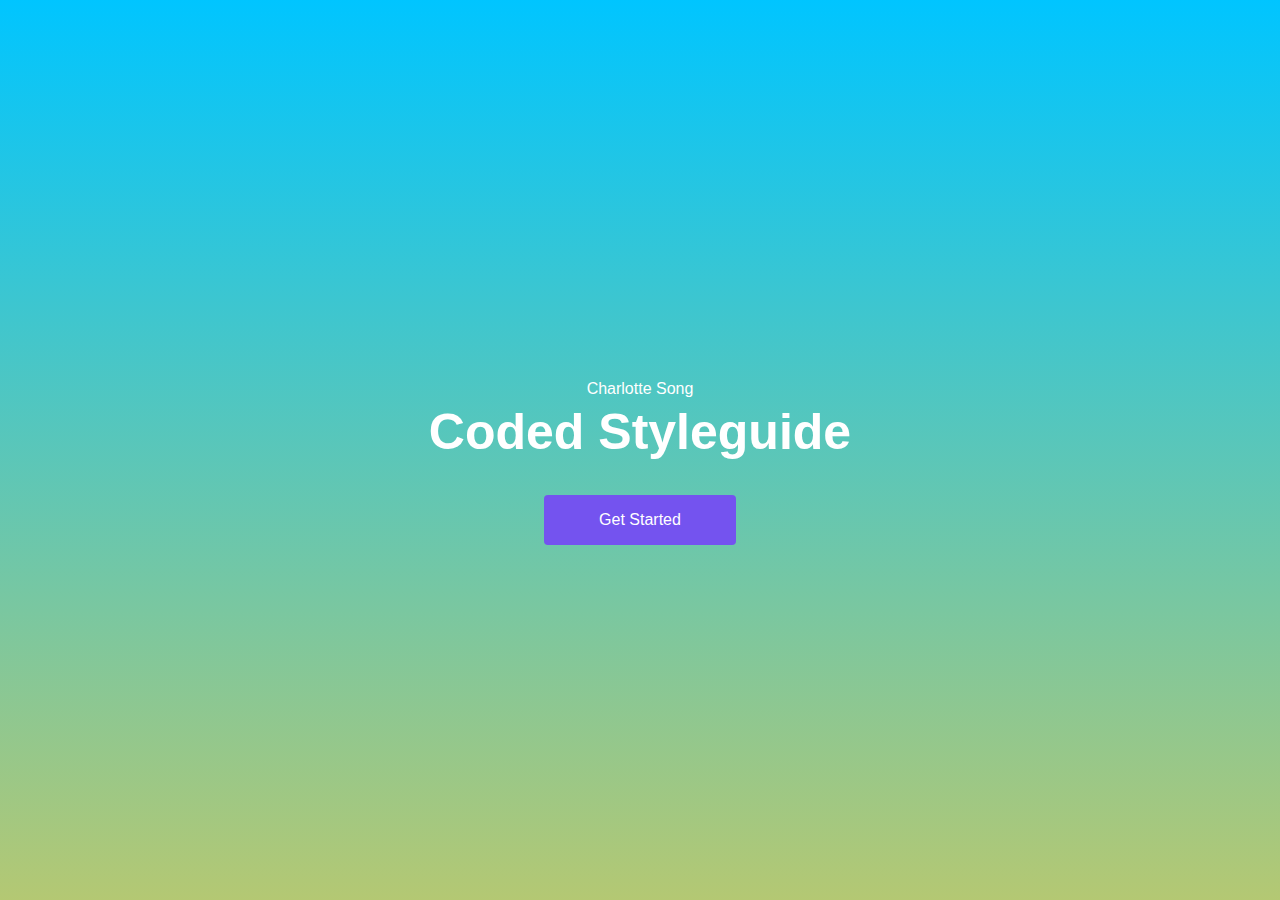
<file: index.html>
<!DOCTYPE html>
<html lang="en">
<head> 

  <!-- Basic Page Needs
  –––––––––––––––––––––––––––––––––––––––––––––––––– -->
  <meta charset="utf-8">
  <title>{Your Name} - Home</title>

  <!-- Mobile Specific Metas
  –––––––––––––––––––––––––––––––––––––––––––––––––– -->
  <meta name="viewport" content="width=device-width, initial-scale=1">

  <!-- CSS
  –––––––––––––––––––––––––––––––––––––––––––––––––– -->
  <link rel="stylesheet" href="css/normalize.css">
  <link rel="stylesheet" href="css/style.css">

</head>
<body class="home">

  <!-- Primary Page Layout
  –––––––––––––––––––––––––––––––––––––––––––––––––– -->
  <div class="container">
  	<div class="row">
	  	<p>Charlotte Song</p>
	    <h1>Coded Styleguide</h1>
	    <a class="button" href="layouts.html">Get Started</a>
  	</div>
  </div>

	<!-- End Document
  –––––––––––––––––––––––––––––––––––––––––––––––––– -->
  
  <script src="./script.js"></script>
  
</body>
</html>
</file>
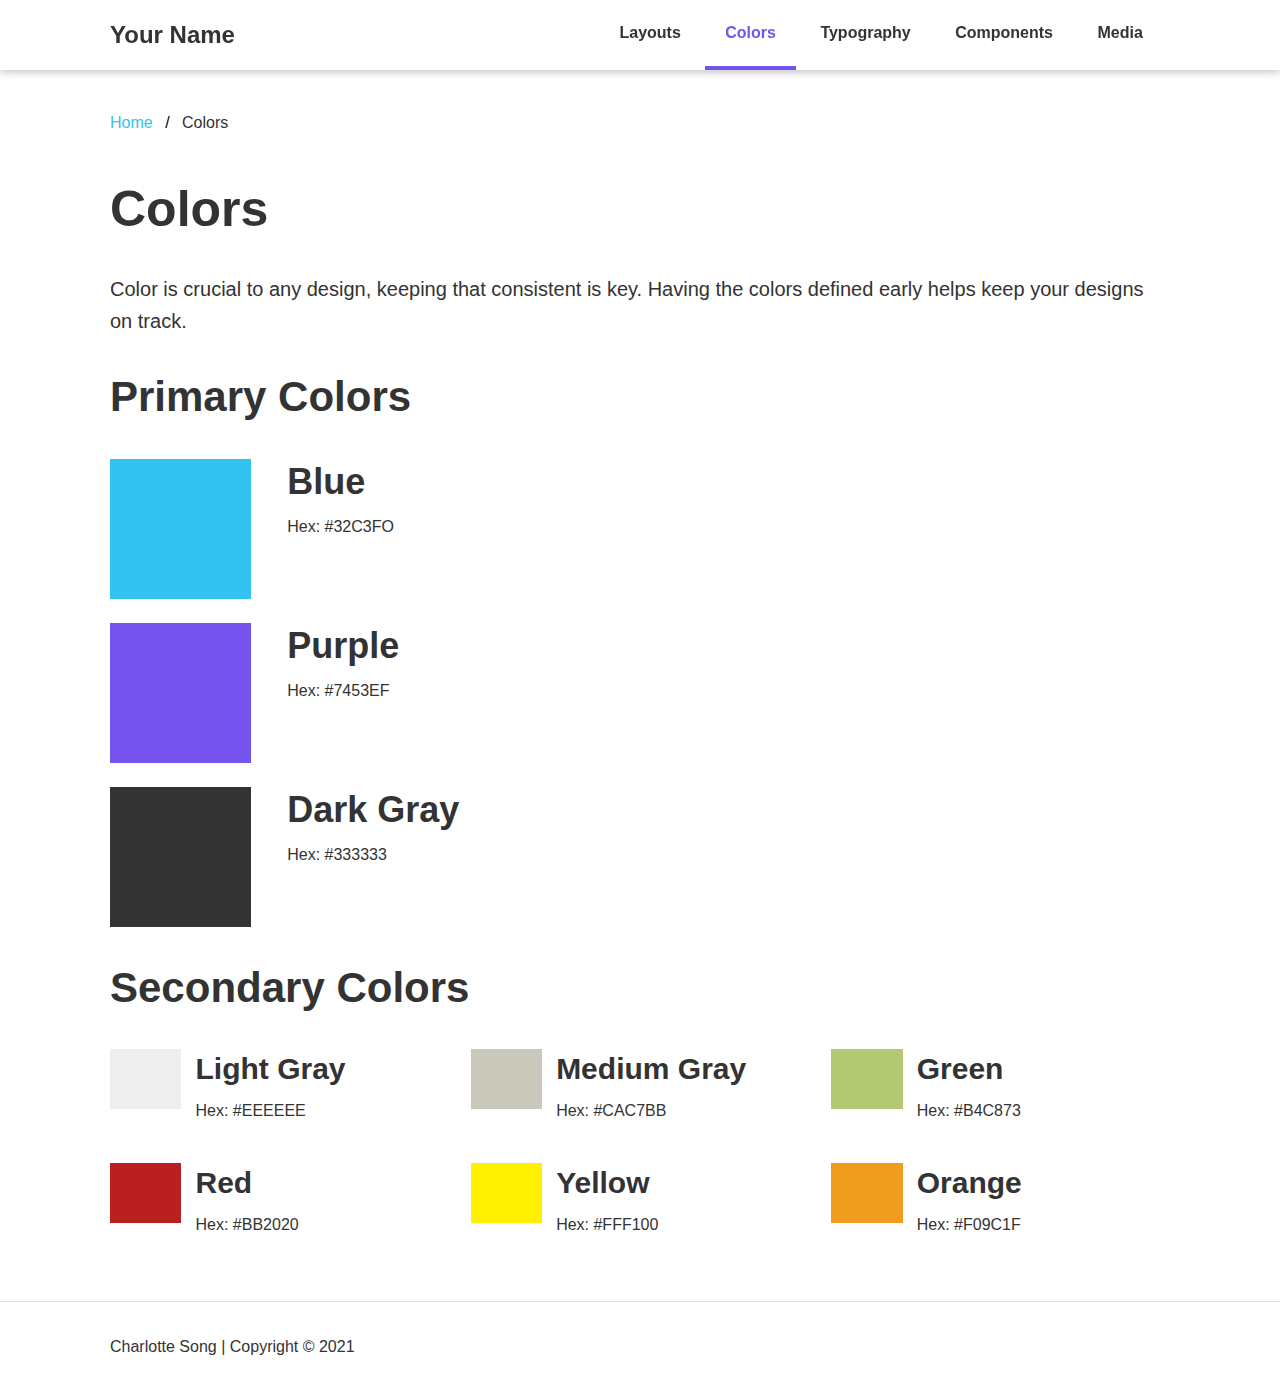
<file: colors.html>
<!DOCTYPE html>
<html lang="en">
<head> 

  <!-- Basic Page Needs
  –––––––––––––––––––––––––––––––––––––––––––––––––– -->
  <meta charset="utf-8">
  <title>{Your Name} - Colors</title>

  <!-- Mobile Specific Metas
  –––––––––––––––––––––––––––––––––––––––––––––––––– -->
  <meta name="viewport" content="width=device-width, initial-scale=1">

  <!-- CSS
  –––––––––––––––––––––––––––––––––––––––––––––––––– -->
  <link rel="stylesheet" href="css/normalize.css">
  <link rel="stylesheet" href="css/style.css">

</head>
<body class="colors">

    <nav>
        <div class="container">
            <div class="logo four columns">
                <a href="/">Your Name</a>
            </div>
            <div class="topnav eight columns">
                <ul>
                    <li><a href="layouts.html">Layouts</a></li>
                    <li><a href="colors.html" class="active">Colors</a></li>
                    <li><a href="typography.html">Typography</a></li>
                    <li><a href="components.html">Components</a></li>
                    <li><a href="media.html">Media</a></li>
                    <li class="mobile"><a><span style="cursor:pointer" onclick="openNav()">&#9776; Menu</span></a></li>
                </ul>
            </div>
        </div>
    </nav>
    
    <div id="slidenav" class="slidenav">
        <a href="javascript:void(0)" class="closebtn" onclick="closeNav()">&times;</a>
        <a href="layouts.html">Layouts</a>
        <a href="colors.html">Colors</a>
        <a href="typography.html">Typography</a>
        <a href="components.html">Components</a>
        <a href="media.html">Media</a>
    </div>
   
    <!-- Primary Page Layout
–––––––––––––––––––––––––––––––––––––––––––––––––– -->
    
    <div class="container">
    
    <ul class="breadcrumb">
        <li><a href="/">Home</a></li>
        <li>Colors</li>
    </ul>
    
    <h1>Colors</h1>
    <p class="lead">Color is crucial to any design, keeping that consistent is key. Having the colors defined early helps keep your designs on track.</p>
    
    <h2>Primary Colors</h2>
    <div class="row primary">
        <div class="two columns">
            <div class="color primary-1">
            </div>
        </div>
        <div class="ten columns">
            <h3>Blue</h3>
            <p>Hex: #32C3FO</p>
        </div>
    </div>
        
    <div class="row primary">
        <div class="two columns">
            <div class="color primary-2">
            </div>
        </div>
        <div class="ten columns">
            <h3>Purple</h3>
            <p>Hex: #7453EF</p>
        </div>
    </div>    
    
    <div class="row primary">
        <div class="two columns">
            <div class="color primary-3">
            </div>
        </div>
        <div class="ten columns">
            <h3>Dark Gray</h3>
            <p>Hex: #333333</p>
        </div>
    </div>
    
    <h2>Secondary Colors</h2>
    <div class="row">
        <div class="four columns">
            <div class="three columns">
                <div class="color secondary-1"></div>
            </div>
        <div class="eight columns">
            <h4>Light Gray</h4>
            <p>Hex: #EEEEEE</p>
        </div>
    </div>
        
    <div class="four columns">
        <div class="three columns">
            <div class="color secondary-2"></div>
        </div>
        <div class="eight columns">
            <h4>Medium Gray</h4>
            <P>Hex: #CAC7BB</P>
        </div>
    </div>
        
    <div class="four columns">
        <div class="three columns">
            <div class="color secondary-3"></div>
        </div>
        <div class="eight columns">
            <h4>Green</h4>
            <p>Hex: #B4C873</p>
        </div>
    </div>
</div>
        
        <div class="row">
            <div class="four columns">
                <div class="three columns">
                    <div class="color secondary-4"></div>
                </div>
                <div class="eight columns">
                    <h4>Red</h4>
                    <p>Hex: #BB2020</p>
                </div>
            </div>
            
            <div class="four columns">
                <div class="three columns">
                    <div class="color secondary-5"></div>
                </div>
            <div class="eight columns">
                <h4>Yellow</h4>
                <p>Hex: #FFF100</p>
             </div>
            </div>
        
            <div class="four columns">
                <div class="three columns">
                    <div class="color secondary-6"></div>
                </div>
                <div class="eight columns">
                    <h4>Orange</h4>
                    <p>Hex: #F09C1F</p>  
            </div>
        </div>
    </div>
</div>
    
<footer>
    <div class="container">
        <p>Charlotte Song  |  Copyright © 2021</p>
    </div>
</footer>
<!-- End Document
–––––––––––––––––––––––––––––––––––––––––––––––––– -->       
  <script src="./script.js"></script>
    
</body>
</html>
</file>
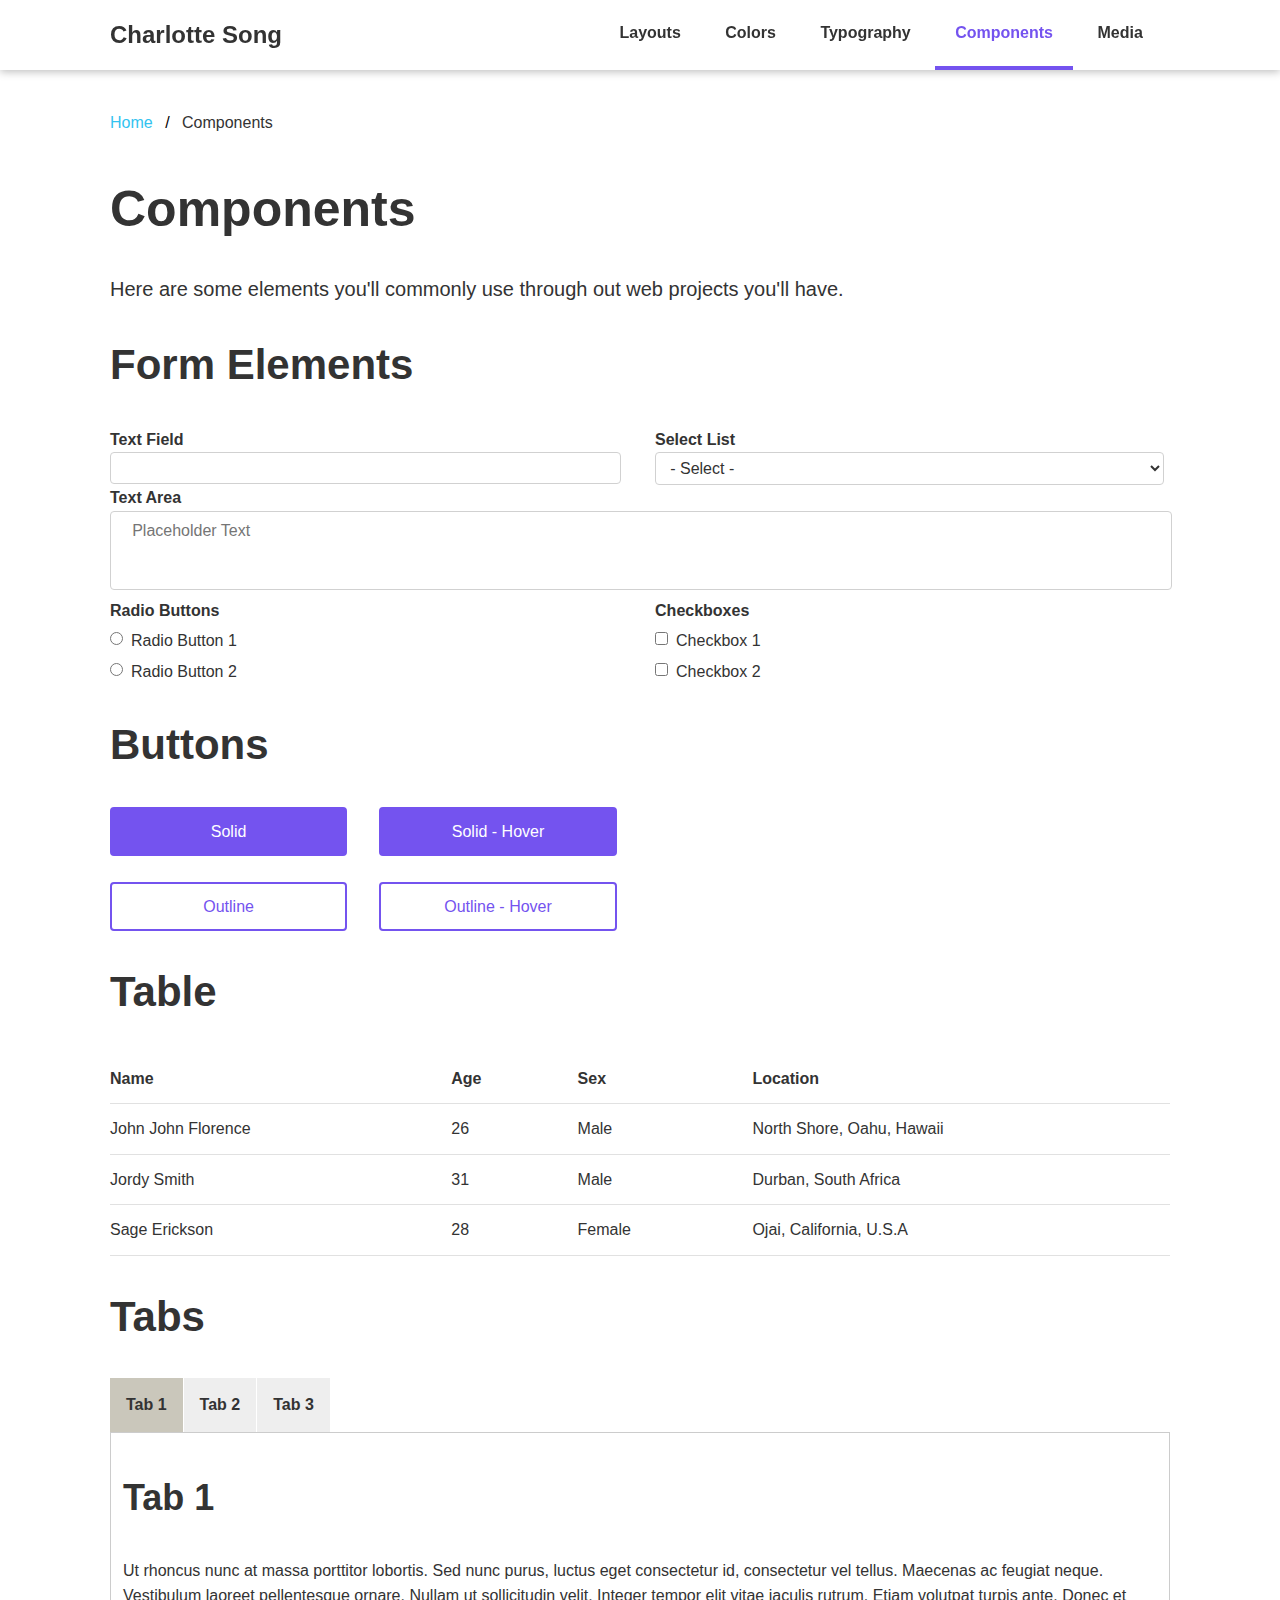
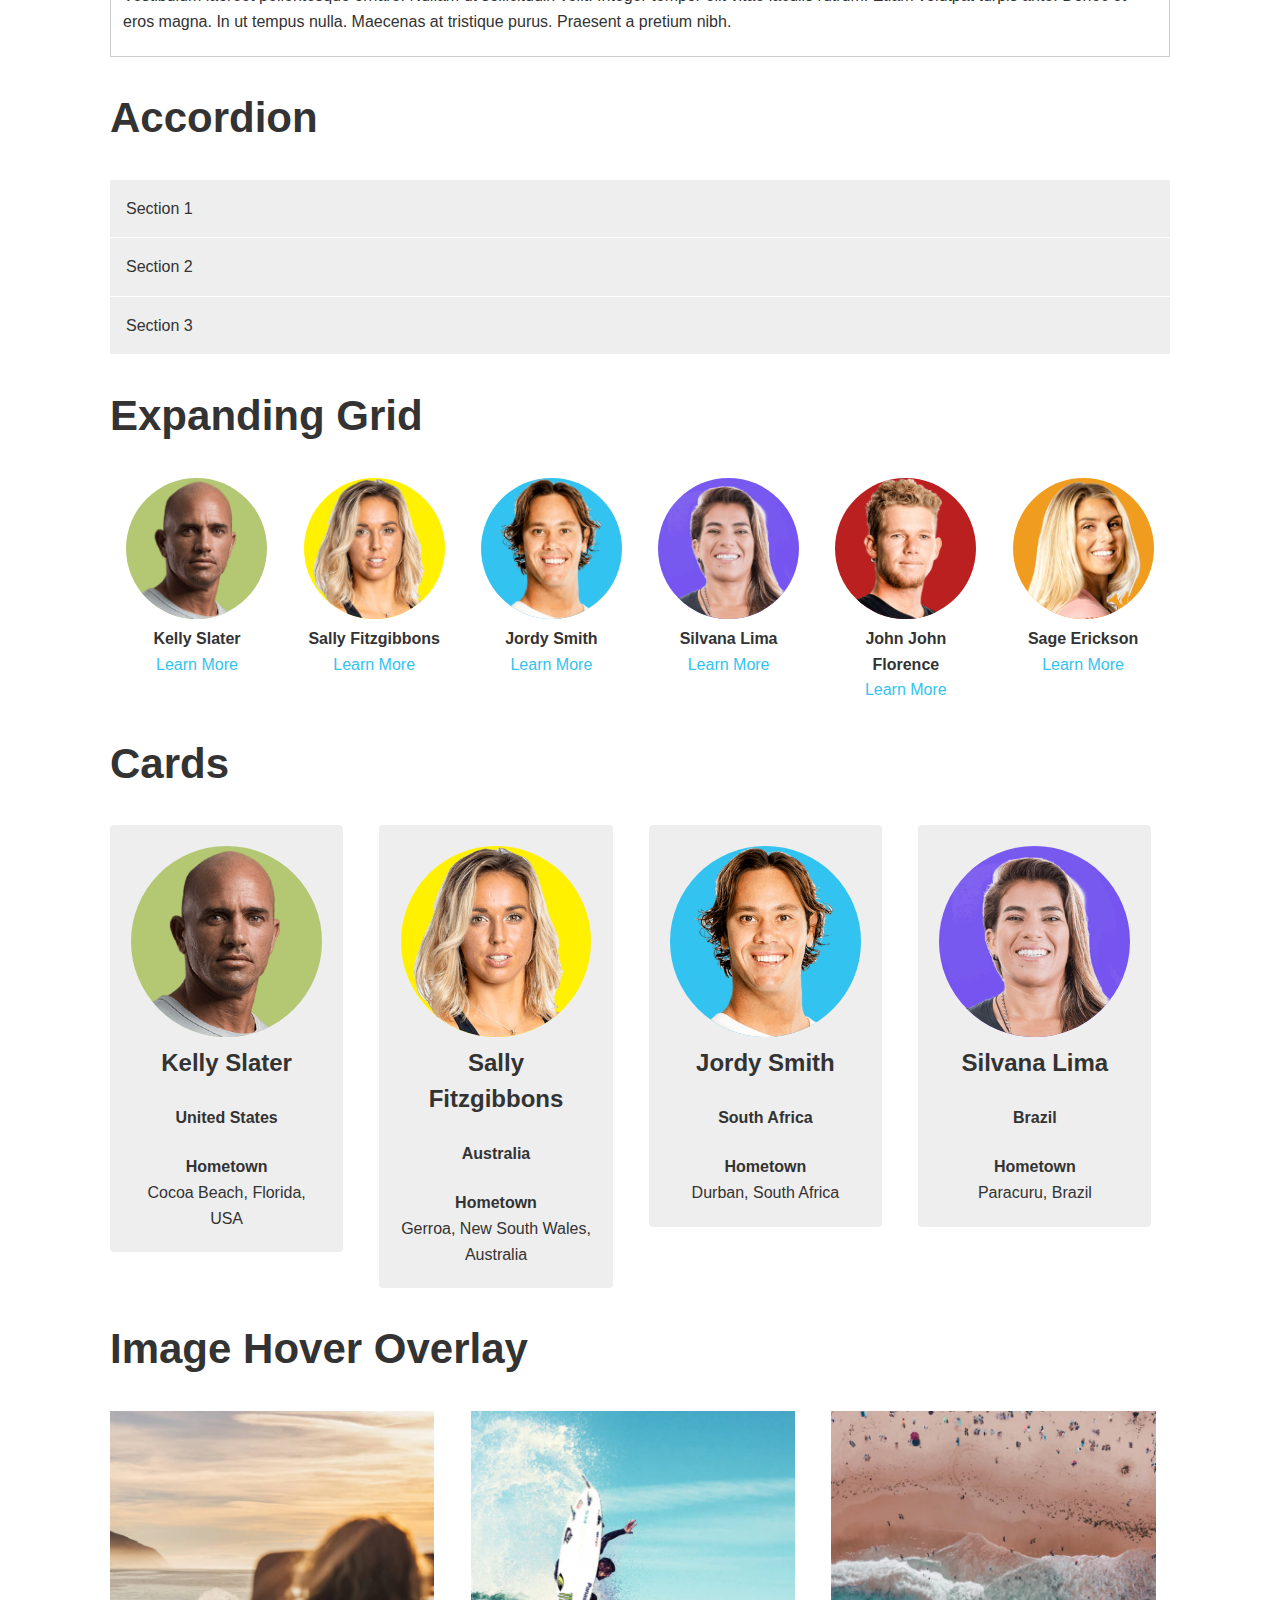
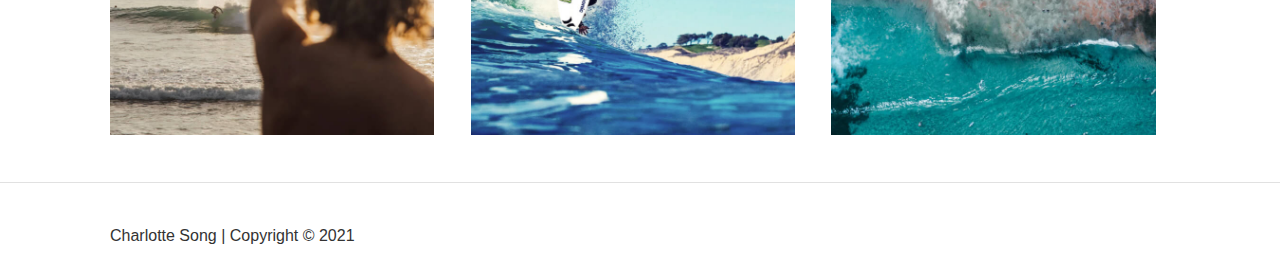
<file: components.html>
<!DOCTYPE html>
<html lang="en">
<head> 

  <!-- Basic Page Needs
  –––––––––––––––––––––––––––––––––––––––––––––––––– -->
  <meta charset="utf-8">
  <title>Charlotte Song - Components</title>

  <!-- Mobile Specific Metas
  –––––––––––––––––––––––––––––––––––––––––––––––––– -->
  <meta name="viewport" content="width=device-width, initial-scale=1">

  <!-- CSS
  –––––––––––––––––––––––––––––––––––––––––––––––––– -->
  <link rel="stylesheet" href="css/normalize.css">
  <link rel="stylesheet" href="css/style.css">

</head>
<body class="components" id="main">

    <nav>
        <div class="container">
            <div class="logo four columns">
                <a href="/">Charlotte Song</a>
            </div>
            <div class="topnav eight columns">
                <ul>
                    <li><a href="layouts.html">Layouts</a></li>
                    <li><a href="colors.html">Colors</a></li>
                    <li><a href="typography.html" >Typography</a></li>
                    <li><a href="components.html" class="active">Components</a></li>
                    <li><a href="media.html">Media</a></li>
                    <li class="mobile"><a><span style="cursor:pointer" onclick="openNav()">&#9776; Menu</span>
                    </a></li>
                </ul>
            </div>
        </div>
    </nav> 
 
    <div id="slidenav" class="slidenav">
        <a href="javascript:void(0)" class="closebtn" onclick="closeNav()">&times;</a>
        <a href="layouts.html">Layouts</a>
        <a href="colors.html">Colors</a>
        <a href="typography.html">Typography</a>
        <a href="components.html">Components</a>
        <a href="media.html">Media</a>
    </div>
    
<!-- Primary Page Layout
–––––––––––––––––––––––––––––––––––––––––––––––––– -->  
 <div class="container">
    
    <ul class="breadcrumb">
        <li><a href="/">Home</a></li>
        <li>Components</li>
    </ul>
    
    <h1>Components</h1>
     <p class="lead">Here are some elements you'll commonly use through out web projects you'll have.</p>

     <h2>Form Elements</h2>
     <div class="row">
        <div class="six columns">
            <label>Text Field</label>
                <input type="text" placeholders="Placeholder Text">
         </div>
        <div class="six columns">
            <label>Select List</label>
                <select>
                    <option value="" selected="selected">- Select -</option>
                    <option value="1">option 1</option>
                    <option value="2">option 2</option>
              </select>
         </div>
     
        <label>Text Area</label>
        <textarea placeholder="Placeholder Text"></textarea>
     </div>
     
<div class="row">
     <div class="six columns">
        <label>Radio Buttons</label>
        <div class="radio-checkbox">
                <input type="radio"><label>Radio Button 1</label>
         </div>
        <div class="radio-checkbox">
                <input type="radio"><label>Radio Button 2</label>
         </div>
    </div>
    <div class="six columns">
        <label>Checkboxes</label>
        <div class="radio-checkbox">
                <input type="checkbox"><label>Checkbox 1</label>
         </div>
            <div class="radio-checkbox">
                <input type="checkbox"><label>Checkbox 2</label>
         </div>
     </div>
    </div>
<h2>Buttons</h2>
<div class="row button-row">
     <div class="three columns">
        <a class="button" href="#">Solid</a>
    </div>
    <div class="three columns">
        <a class="button hover" href="#">Solid - Hover</a>
    </div>
    <div class="three columns"></div>
     <div class="three columns"></div>
</div>
<br>
<div class="row button-row">
     <div class="three columns">
        <a class="button outline" href="#">Outline</a>
    </div>
    <div class="three columns">
        <a class="button outline hover" href="#">Outline - Hover</a>
    </div>
    <div class="three columns"></div>
    <div class="three columns"></div>
</div>
<h2>Table</h2>
<div class="row">
     <table>
        <thead>
         <tr>
            <th>Name</th>
            <th>Age</th>
            <th>Sex</th>
            <th>Location</th>
            </tr>
         </thead>
        <tbody>
         <tr>
            <td>John John Florence</td>
            <td>26</td>
            <td>Male</td>
            <td>North Shore, Oahu, Hawaii</td>
            </tr>
        <tr>
            <td>Jordy Smith</td>
            <td>31</td>
            <td>Male</td>
            <td>Durban, South Africa</td>
            </tr>
        <tr>
            <td>Sage Erickson</td>
            <td>28</td>
            <td>Female</td>
            <td>Ojai, California, U.S.A</td>
            </tr>
         </tbody>
    </table>
</div>
<h2>Tabs</h2>
<div class="tab">
     <button class="tablinks" onclick="openCity(event, 'Tab1')" id="defaultOpen">Tab 1</button>
     <button class="tablinks" onclick="openCity(event, 'Tab2')">Tab 2</button>
    <button class="tablinks" onclick="openCity(event, 'Tab2')">Tab 3</button>
     </div>
      
     <div id="Tab1" class="tabcontent">
        <h3>Tab 1</h3>
        <p>Ut rhoncus nunc at massa porttitor lobortis. Sed nunc purus, luctus eget consectetur id, consectetur vel tellus. Maecenas ac feugiat neque. Vestibulum laoreet pellentesque ornare. Nullam ut sollicitudin velit. Integer tempor elit vitae iaculis rutrum. Etiam volutpat turpis ante. Donec et eros magna. In ut tempus nulla. Maecenas at tristique purus. Praesent a pretium nibh.</p>
     </div>
     
     <div id="Tab2" class="tabcontent">
        <h3>Tab 2</h3>
        <p>Ut rhoncus nunc at massa porttitor lobortis. Sed nunc purus, luctus eget consectetur id, consectetur vel tellus. Maecenas ac feugiat neque. Vestibulum laoreet pellentesque ornare. Nullam ut sollicitudin velit. Integer tempor elit vitae iaculis rutrum. Etiam volutpat turpis ante. Donec et eros magna. In ut tempus nulla. Maecenas at tristique purus. Praesent a pretium nibh.</p>
     </div>
     
       <div id="Tab3" class="tabcontent">
        <h3>Tab 2</h3>
        <p>Ut rhoncus nunc at massa porttitor lobortis. Sed nunc purus, luctus eget consectetur id, consectetur vel tellus. Maecenas ac feugiat neque. Vestibulum laoreet pellentesque ornare. Nullam ut sollicitudin velit. Integer tempor elit vitae iaculis rutrum. Etiam volutpat turpis ante. Donec et eros magna. In ut tempus nulla. Maecenas at tristique purus. Praesent a pretium nibh.</p>
     </div>
<h2>Accordion</h2>
<div class="row">
     <button class="accordion">Section 1</button>
     <div class="panel">
        <p>Lorem ipsum dolor sit amet, consectetur adipisicing elit, sed do eiusmod tempor incididunt ut labore et dolore magna aliqua. Ut enim ad minim veniam, quis nostrud exercitation ullamco laboris nisi ut aliquip ex ea commodo consequat.</p></div>
    
    <button class="accordion">Section 2</button>
     <div class="panel">
        <p>Lorem ipsum dolor sit amet, consectetur adipisicing elit, sed do eiusmod tempor incididunt ut labore et dolore magna aliqua. Ut enim ad minim veniam, quis nostrud exercitation ullamco laboris nisi ut aliquip ex ea commodo consequat.</p></div>
    
    <button class="accordion">Section 3</button>
     <div class="panel">
        <p>Lorem ipsum dolor sit amet, consectetur adipisicing elit, sed do eiusmod tempor incididunt ut labore et dolore magna aliqua. Ut enim ad minim veniam, quis nostrud exercitation ullamco laboris nisi ut aliquip ex ea commodo consequat.</p></div>
     </div>
 <h2>Expanding Grid</h2>    
<div class="row expanding-grid">
     <div class="two columns" onclick="openTab('b1');">
        <img class="headshot secondary-3" src="images/hs-kelly.png">
        <h6>Kelly Slater</h6>
        <a onclick="openTab('b1');">Learn More</a></div>
     <div class="two columns" onclick="openTab('b2');">
        <img class="headshot secondary-5" src="images/hs-sally.png">
        <h6>Sally Fitzgibbons</h6>
        <a onclick="openTab('b2');">Learn More</a></div>
     <div class="two columns" onclick="openTab('b3');">
        <img class="headshot primary-1" src="images/hs-jordy.png">
        <h6>Jordy Smith</h6>
        <a onclick="openTab('b3');">Learn More</a></div>
     <div class="two columns" onclick="openTab('b4');">
        <img class="headshot primary-2" src="images/hs-silvana.png">
        <h6>Silvana Lima</h6>
        <a onclick="openTab('b4');">Learn More</a></div>
     <div class="two columns" onclick="openTab('b5');">
        <img class="headshot secondary-4" src="images/hs-john.png">
        <h6>John John Florence</h6>
        <a onclick="openTab('b5');">Learn More</a></div>
     <div class="two columns" onclick="openTab('b6');">
        <img class="headshot secondary-6" src="images/hs-sage.png">
        <h6>Sage Erickson</h6>
        <a onclick="openTab('b6');">Learn More</a></div>
     </div>
<!-- Full-width columns; (hidden by default) -->
<div id="b1" class="containerTab" style="display: none;">
     <span onclick="this.parentElement.style.display='none'" class="closebtn">&times;</span>
     <div class="row">
            <div class="four columns">
            <h3>Kelly Slater</h3>
         </div>
         <div class="eight columns">
            <h6>Bio</h6>
            <p>Kelly Slater is the greatest surfer of all time. He has a death grip on nearly every major record in the sport, including his 11 World Titles, 55 career victories, as well as being the youngest and oldest World Champion in men’s history. He ushered in a new era of high-performance surfing when he arrived on the scene in 1990, incorporating intentional fin releases and a m...</p>
            </div>
    </div>
</div>

<div id="b2" class="containerTab" style="display: none;">
     <span onclick="this.parentElement.style.display='none'" class="closebtn">&times;</span>
     <div class="row">
            <div class="four columns">
            <h3>Sally Fitzgibbons</h3>
         </div>
         <div class="eight columns">
            <h6>Bio</h6>
            <p>Sally Fitzgibbons was born an athlete. From an early age she decided she wanted to be a champion at something. She played soccer, touch football and cross-country running, and ended up a national champion middle distance runner in High School. For Fitzgibbons, all those sports fed off each other, but ultimately, her love for surfing is what won out. It’s hard...</p>
            </div>
    </div>
</div>

<div id="b3" class="containerTab" style="display: none;">
     <span onclick="this.parentElement.style.display='none'" class="closebtn">&times;</span>
     <div class="row">
            <div class="four columns">
            <h3>Jordy Smith</h3>
         </div>
         <div class="eight columns">
            <h6>Bio</h6>
            <p>Jordy Smith set off one of the biggest bidding wars in industry history after winning the World Junior Championship in 2006 and the Qualifying Series in 2007. Though he was being lobbied by the likes of Tiger Woods and Michael Jordan to join Nike, he elected to go with O’Neill, who he’s been with ever since. He earned his first two Championship Tour wins in...</p>
            </div>
    </div>
</div>  

<div id="b4" class="containerTab" style="display: none;">
     <span onclick="this.parentElement.style.display='none'" class="closebtn">&times;</span>
     <div class="row">
            <div class="four columns">
            <h3>Silvana Lima</h3>
         </div>
         <div class="eight columns">
            <h6>Bio</h6>
            <p>Silvana Lima is a warrior. There’s no other word to describe a woman with her skill, determination and resilience. She started well behind the line, growing up in a snack-shack on the sand in Paracuaru, Brazil, owned by her parents. She learned to surf on a piece of wood that she adorned with a makeshift fin herself. Her first “real” board was a hand-me...</p>
            </div>
    </div>
</div>      

<div id="b5" class="containerTab" style="display: none;">
     <span onclick="this.parentElement.style.display='none'" class="closebtn">&times;</span>
     <div class="row">
            <div class="four columns">
            <h3>John John Florence</h3>
         </div>
         <div class="eight columns">
            <h6>Bio</h6>
            <p>John John Florence is one of only five surfers in men’s Championship Tour history to clinch his first two World Titles in back-to-back fashion. Mark Richards, Tom Carroll, Tom Curren and the late Andy Irons are the only other members of that elite club. The mild-mannered prodigy from the North Shore of Oahu has been living in the public’s eye since the age of…</p>
            </div>
    </div>
</div>      

<div id="b6" class="containerTab" style="display: none;">
     <span onclick="this.parentElement.style.display='none'" class="closebtn">&times;</span>
     <div class="row">
            <div class="four columns">
            <h3>Sage Erickson</h3>
         </div>
         <div class="eight columns">
            <h6>Bio</h6>
            <p>JAfter five years of battling on the Championship Tour Sage Erickson is just beginning to settle in. She notched her first Championship Tour victory in 2017 at the Vans US Open of Surfing and cracked the Top 10 on the Jeep Leaderboard for the second-straight season. She’s come a long way from her early years of struggling at the elite level. Erickson was born in...</p>
            </div>
    </div>
</div>     

<h2>Cards</h2>
<div class="row">
     <div class="card three columns">
        <img class="headshot secondary-3" src="images/hs-kelly.png">
        <h5>Kelly Slater</h5>
        <h6>United States</h6>
        <label>Hometown</label>
        <p>Cocoa Beach, Florida, USA</p>
        </div>
        <div class="card three columns">
        <img class="headshot secondary-5" src="images/hs-sally.png">
        <h5>Sally Fitzgibbons</h5>
        <h6>Australia</h6>
        <label>Hometown</label>
        <p>Gerroa, New South Wales, Australia</p>
        </div>
        <div class="card three columns">
        <img class="headshot primary-1" src="images/hs-jordy.png">
        <h5>Jordy Smith</h5>
        <h6>South Africa</h6>
        <label>Hometown</label>
        <p>Durban, South Africa</p>
        </div>
         <div class="card three columns">
        <img class="headshot primary-2" src="images/hs-silvana.png">
        <h5>Silvana Lima</h5>
        <h6>Brazil</h6>
        <label>Hometown</label>
        <p>Paracuru, Brazil</p>
        </div>
</div>
<h2>Image Hover Overlay</h2>
<div class="row">
     <div class="four columns image-container">         <img src="images/overlay-01.jpg">
        <div class="overlay">
         <div class="text">"Sometimes in the morning, when it's a good surf, I go out there, and I don't feel like it's a bad world." </div>
         </div>
    </div>
       <div class="four columns image-container">         <img src="images/overlay-02.jpg">
        <div class="overlay">
         <div class="text">"Surfing's th source. Can change your life. Swear to God." </div>
         </div>
    </div>
    <div class="four columns image-container">         <img src="images/overlay-03.jpg">
        <div class="overlay">
         <div class="text">"Thank God for a few free waves."</div>
         </div>
    </div>
 </div>
</div>

<footer>
    <div class="container">
        <p>Charlotte Song  |  Copyright © 2021</p>
    </div>
</footer>
<!-- End Document
–––––––––––––––––––––––––––––––––––––––––––––––––– -->
  <script src="./script.js"></script>
    
</body>
</html>
</file>
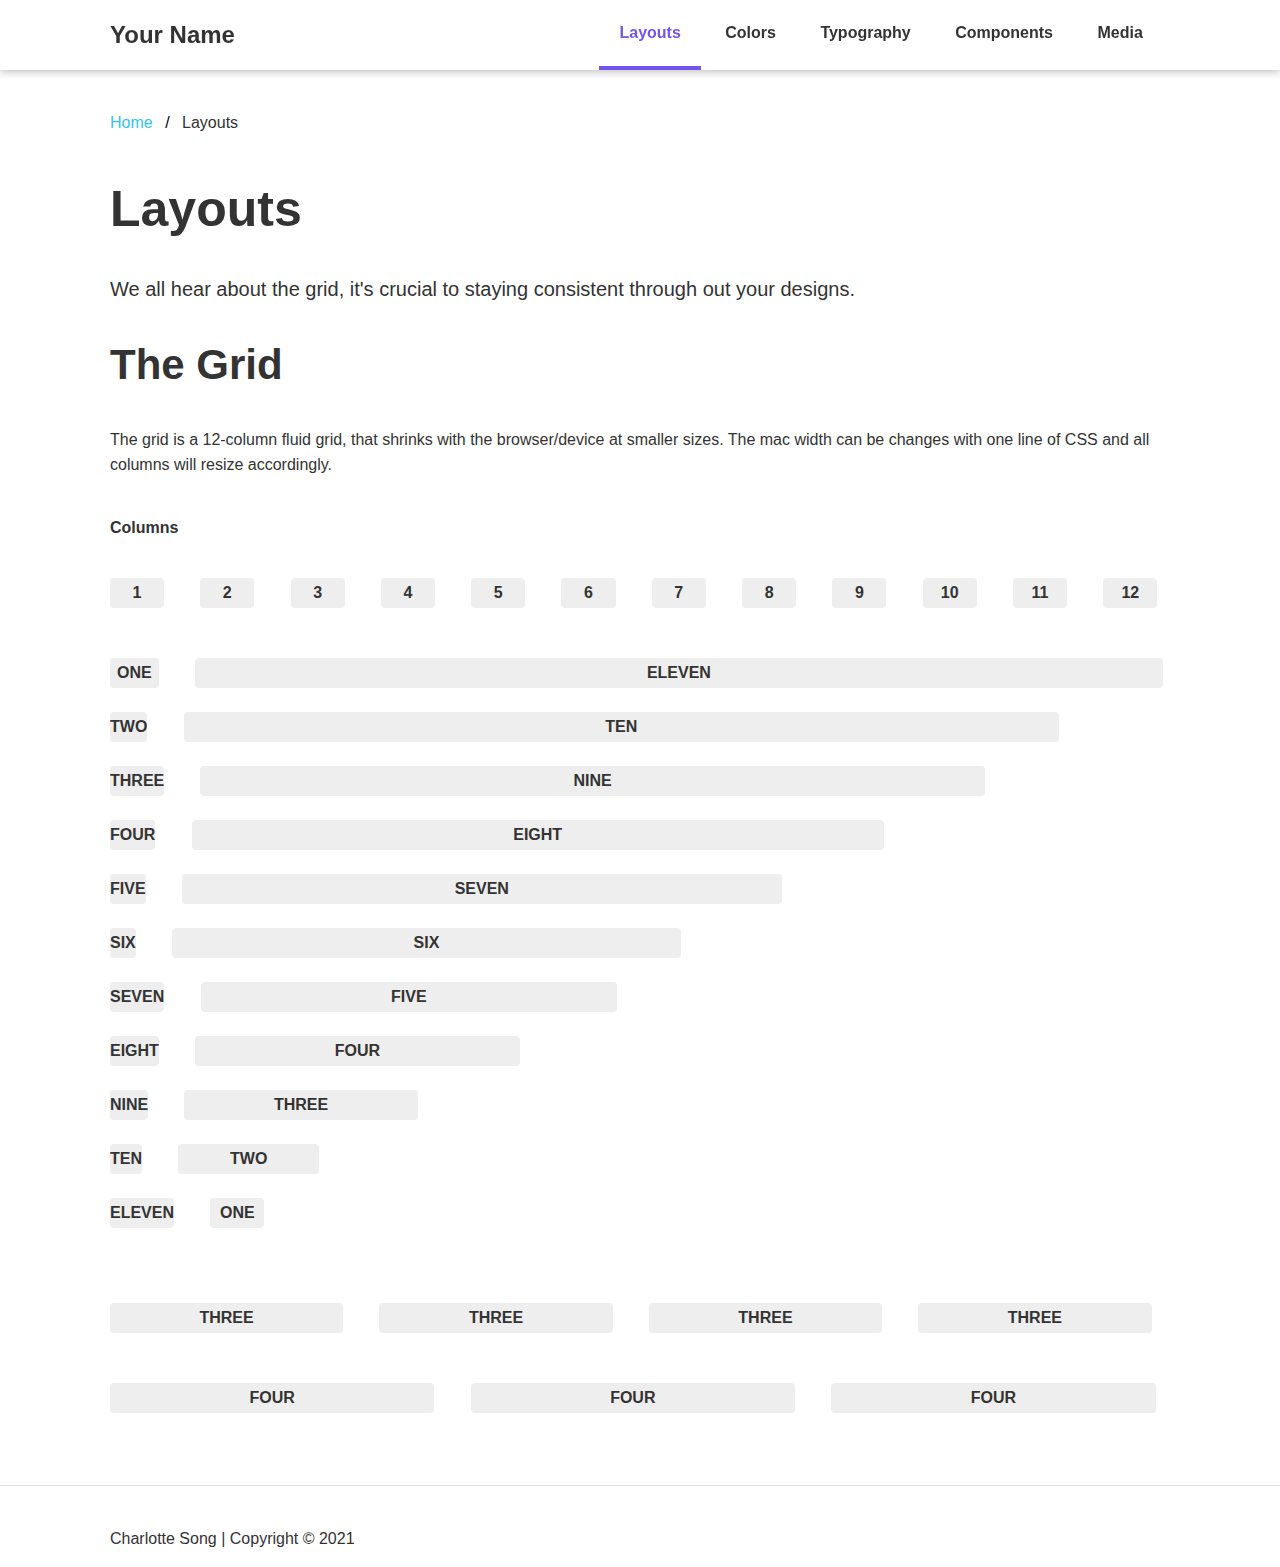
<file: layouts.html>
<!DOCTYPE html>
<html lang="en">
<head> 

  <!-- Basic Page Needs
  –––––––––––––––––––––––––––––––––––––––––––––––––– -->
  <meta charset="utf-8">
  <title>Charlotte Song - Layouts</title>

  <!-- Mobile Specific Metas
  –––––––––––––––––––––––––––––––––––––––––––––––––– -->
  <meta name="viewport" content="width=device-width, initial-scale=1">

  <!-- CSS
  –––––––––––––––––––––––––––––––––––––––––––––––––– -->
  <link rel="stylesheet" href="css/normalize.css">
  <link rel="stylesheet" href="css/style.css">

</head>
<body class="layouts">

    <nav>
        <div class="container">
            <div class="logo four columns">
                <a href="/">Your Name</a>
            </div>
            <div class="topnav eight columns">
                <ul>
                    <li><a href="layouts.html" class="active">Layouts</a></li>
                    <li><a href="colors.html">Colors</a></li>
                    <li><a href="typography.html">Typography</a></li>
                    <li><a href="components.html">Components</a></li>
                    <li><a href="media.html">Media</a></li>
                    <li class="mobile"><a><span style="cursor:pointer" onclick="openNav()">&#9776; Menu</span></a></li>
                </ul>
            </div>
        </div>
    </nav>
 
    <div id="slidenav" class="slidenav">
        <a href="javascript:void(0)" class="closebin" onclick="closeNav()">&times;</a>
        <a href="layouts.html">Layouts</a>
        <a href="colors.html">Colors</a>
        <a href="typography.html">Typography</a>
        <a href="components.html">Components</a>
        <a href="media.html">Media</a>
    </div>
<!-- Primary Page Layout
–––––––––––––––––––––––––––––––––––––––––––––––––– -->
<div class="container">
    
    <ul class="breadcrumb">
        <li><a href="/">Home</a></li>
        <li>Layouts</li>
    </ul>
    <h1>Layouts</h1>
    <p class="lead">We all hear about the grid, it's crucial to staying consistent through out your designs.</p>
    
    <h2>The Grid</h2>
    <p>The grid is a 12-column fluid grid, that shrinks with the browser/device at smaller sizes. The mac width can be changes with one line of CSS and all columns will resize accordingly.</p>

<div class="example-grid docs-example">
        <h6>Columns</h6>
    <div class="row">
        <div class="one columns">1</div>
        <div class="one columns">2</div>
        <div class="one columns">3</div>
        <div class="one columns">4</div>
        <div class="one columns">5</div>
        <div class="one columns">6</div>
        <div class="one columns">7</div>
        <div class="one columns">8</div>
        <div class="one columns">9</div>
        <div class="one columns">10</div>
        <div class="one columns">11</div>
        <div class="one columns">12</div>
    </div>
    <br>
    <div class="row">
        <div class="one column">One</div>
        <div class="eleven columns">Eleven</div>
    </div>
    <div class="row">
        <div class="two column">Two</div>
        <div class="ten columns">Ten</div>
    </div>
    <div class="row">
        <div class="three column">Three</div>
        <div class="nine columns">Nine</div>
    </div>
    <div class="row">
        <div class="four column">four</div>
        <div class="eight columns">eight</div>
    </div>
    <div class="row">
        <div class="five column">Five</div>
        <div class="seven columns">Seven</div>
    </div>
    <div class="row">
        <div class="six column">Six</div>
        <div class="six columns">Six</div>
    </div>
    <div class="row">
        <div class="seven column">Seven</div>
        <div class="five columns">Five</div>
    </div>
    <div class="row">
        <div class="eight column">Eight</div>
        <div class="four columns">Four</div>
    </div>
    <div class="row">
        <div class="nine column">Nine</div>
        <div class="three columns">Three</div>
    </div>
    <div class="row">
        <div class="ten column">Ten</div>
        <div class="two columns">Two</div>
    </div>
    <div class="row">
        <div class="eleven column">Eleven</div>
        <div class="one columns">One</div>
    </div>
    <br>
    <br>
    <div class="row">
        <div class="three columns">Three</div>
        <div class="three columns">Three</div>
        <div class="three columns">Three</div>
        <div class="three columns">Three</div>
    </div>
    <br>
    <div class="row">
        <div class="four columns">Four</div>
        <div class="four columns">Four</div>
        <div class="four columns">Four</div>
    </div>
</div>
</div>
<footer>
    <div class="container">
        <p>Charlotte Song  |  Copyright  © 2021</p>
    </div>
</footer>
<!-- End Document
–––––––––––––––––––––––––––––––––––––––––––––––––– -->
    <script src="./script.js"></script>
    
</body>
</html>
</file>
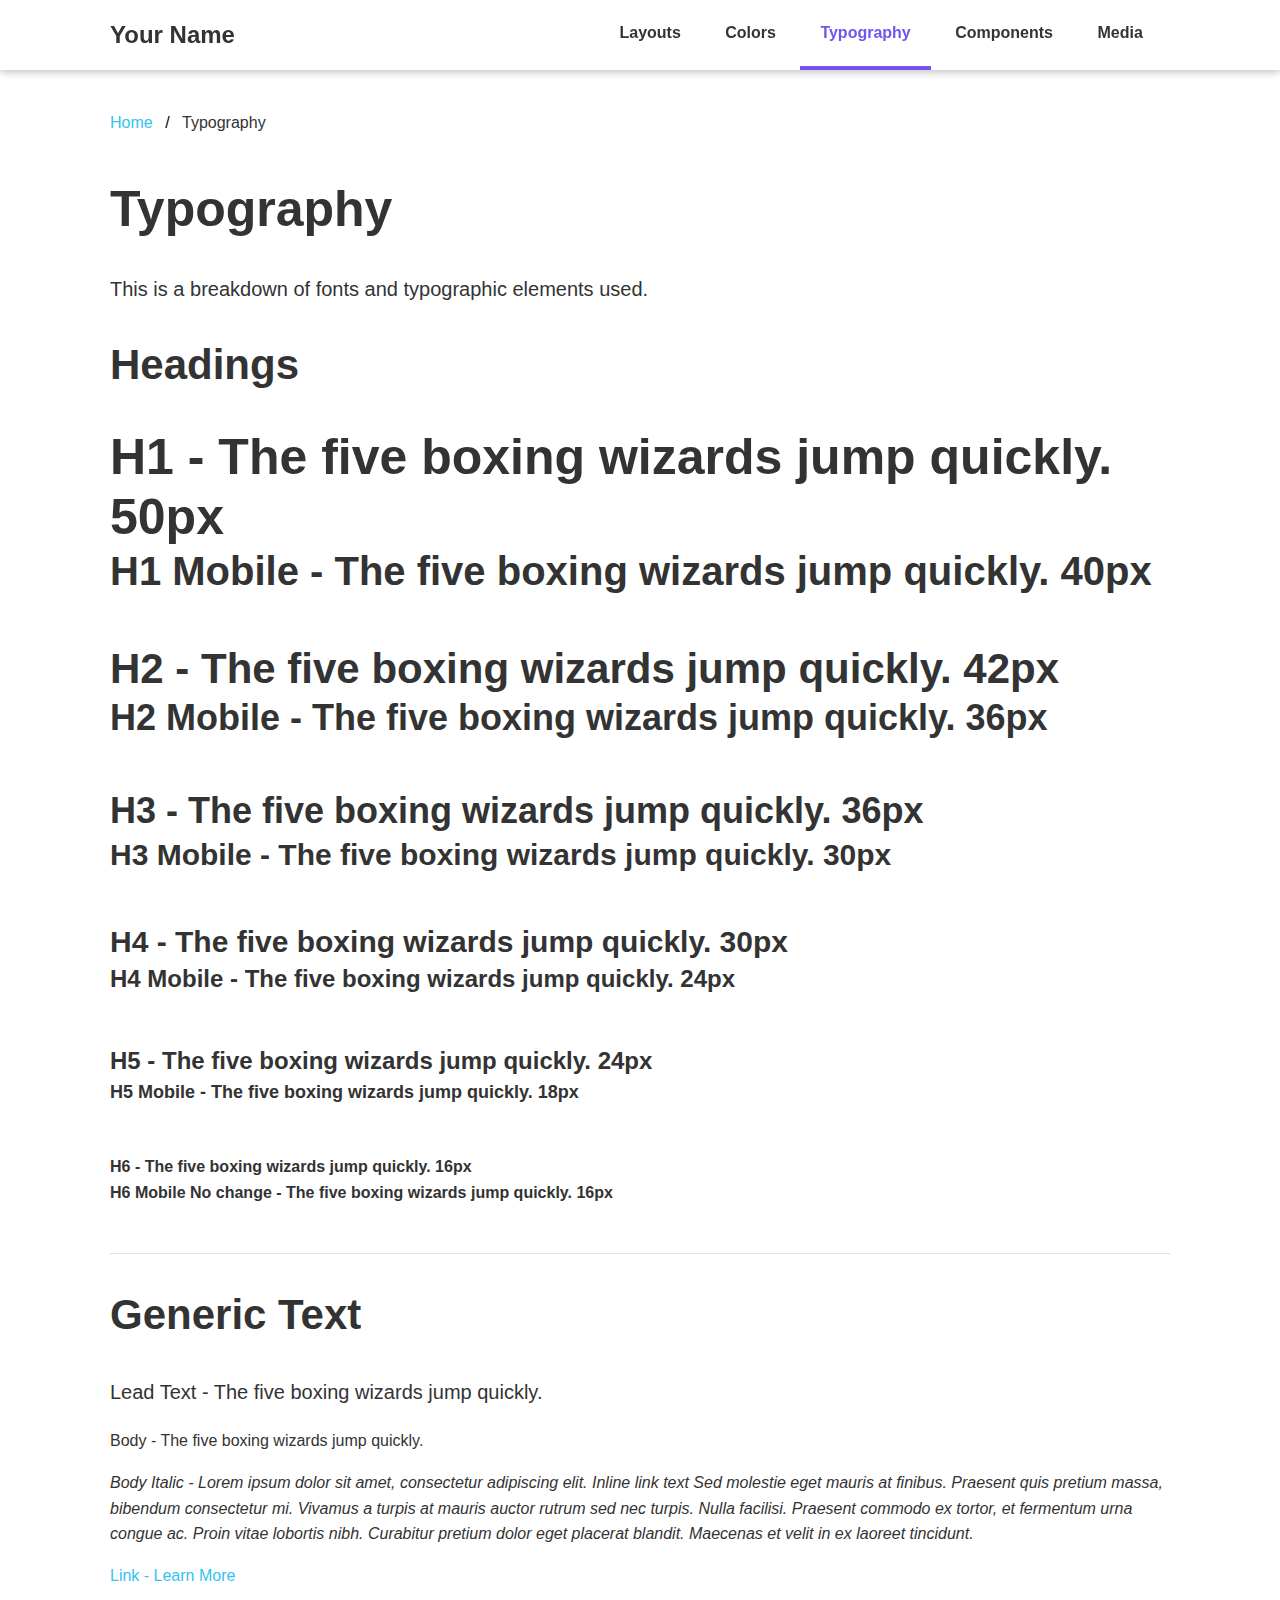
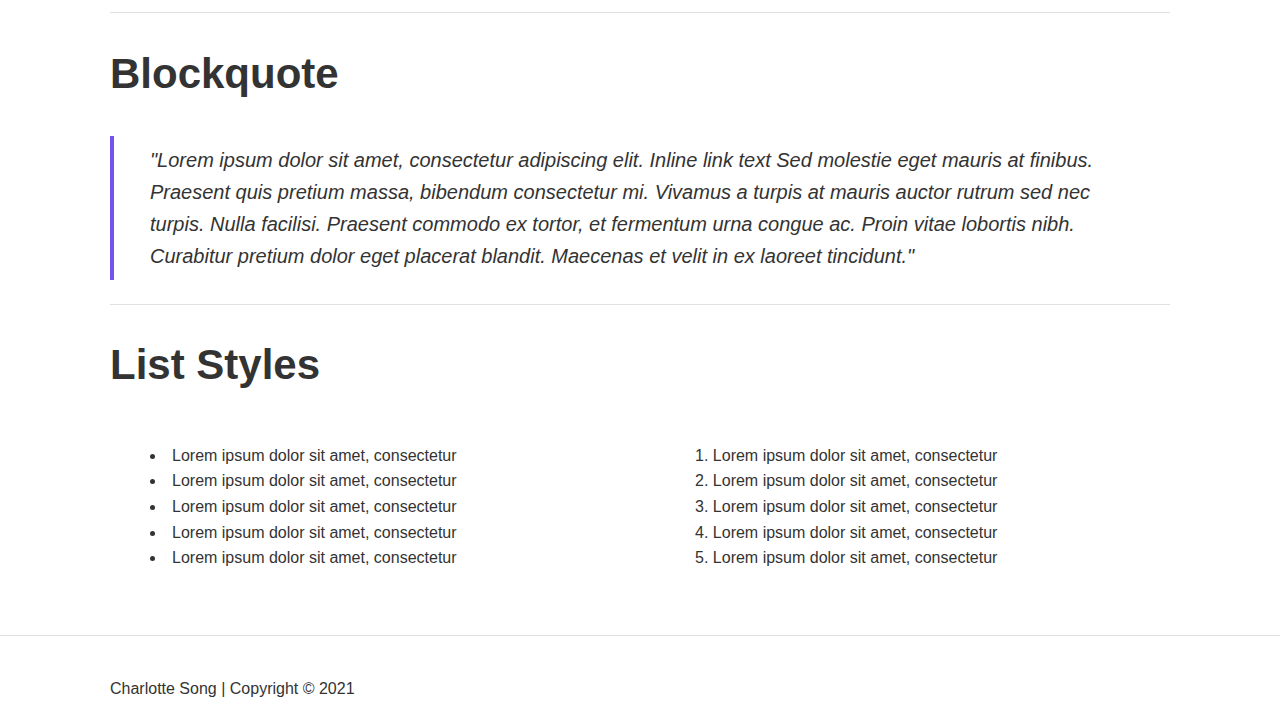
<file: typography.html>
<!DOCTYPE html>
<html lang="en">
<head> 

  <!-- Basic Page Needs
  –––––––––––––––––––––––––––––––––––––––––––––––––– -->
  <meta charset="utf-8">
  <title>Charlotte Song - Typography</title>

  <!-- Mobile Specific Metas
  –––––––––––––––––––––––––––––––––––––––––––––––––– -->
  <meta name="viewport" content="width=device-width, initial-scale=1">

  <!-- CSS
  –––––––––––––––––––––––––––––––––––––––––––––––––– -->
  <link rel="stylesheet" href="css/normalize.css">
  <link rel="stylesheet" href="css/style.css">

</head>
<body class="typography">

    <nav>
        <div class="container">
            <div class="logo four columns">
                <a href="/">Your Name</a>
            </div>
            <div class="topnav eight columns">
                <ul>
                    <li><a href="layouts.html">Layouts</a></li>
                    <li><a href="colors.html">Colors</a></li>
                    <li><a href="typography.html" class="active">Typography</a></li>
                    <li><a href="components.html">Components</a></li>
                    <li><a href="media.html">Media</a></li>
                    <li class="mobile"><a><span style="cursor:pointer" onclick="openNav()">&#9776; Menu</span></a></li>
                </ul>
            </div>
        </div>
    </nav>
 
    <div id="slidenav" class="slidenav">
        <a href="javascript:void(0)" class="closebtn" onclick="closeNav()">&times;</a>
        <a href="layouts.html">Layouts</a>
        <a href="colors.html">Colors</a>
        <a href="typography.html">Typography</a>
        <a href="components.html">Components</a>
        <a href="media.html">Media</a>
    </div>
 <!-- Primary Page Layout
–––––––––––––––––––––––––––––––––––––––––––––––––– -->
<div class="container">
    
    <ul class="breadcrumb">
        <li><a href="/">Home</a></li>
        <li>Typography</li>
    </ul>
    
    <h1>Typography</h1>
    <p class="lead">This is a breakdown of fonts and typographic elements used.</p>
    
    <h2>Headings</h2>
    <div class="row">
        <h1>H1 - The five boxing wizards jump quickly. 50px</h1>
        <h1 class="mobile">H1 Mobile - The five boxing wizards jump quickly. 40px</h1>
    </div>
    <div class="row">
        <h2>H2 - The five boxing wizards jump quickly. 42px</h2>
        <h2 class="mobile">H2 Mobile - The five boxing wizards jump quickly. 36px</h2>
    </div>
    <div class="row">
        <h3>H3 - The five boxing wizards jump quickly. 36px</h3>
        <h3 class="mobile">H3 Mobile - The five boxing wizards jump quickly. 30px</h3>
    </div>
    <div class="row">
        <h4>H4 - The five boxing wizards jump quickly. 30px</h4>
        <h4 class="mobile">H4 Mobile - The five boxing wizards jump quickly. 24px</h4>
    </div>
    <div class="row">
        <h5>H5 - The five boxing wizards jump quickly. 24px</h5>
        <h5 class="mobile">H5 Mobile - The five boxing wizards jump quickly. 18px</h5>
    </div>
      <div class="row">
        <h6>H6 - The five boxing wizards jump quickly. 16px</h6>
        <h6 class="mobile">H6 Mobile No change - The five boxing wizards jump quickly. 16px</h6>
    </div>

<hr>
    <h2>Generic Text</h2>
    <p class="lead">Lead Text - The five boxing wizards jump quickly.</p>

<p>Body - The five boxing wizards jump quickly.</p>

<p class="italic">Body Italic - Lorem ipsum dolor sit amet, consectetur adipiscing elit. Inline link text Sed molestie eget mauris at finibus. Praesent quis pretium massa, bibendum consectetur mi. Vivamus a turpis at mauris auctor rutrum sed nec turpis. Nulla facilisi. Praesent commodo ex tortor, et fermentum urna congue ac. Proin vitae lobortis nibh. Curabitur pretium dolor eget placerat blandit. Maecenas et velit in ex laoreet tincidunt.</p>

<a href="#">Link - Learn More</a>
    
<hr>
    <h2>Blockquote</h2>
    <blockquote>"Lorem ipsum dolor sit amet, consectetur adipiscing elit. Inline link text Sed molestie eget mauris at finibus. Praesent quis pretium massa, bibendum consectetur mi. Vivamus a turpis at mauris auctor rutrum sed nec turpis. Nulla facilisi. Praesent commodo ex tortor, et fermentum urna congue ac. Proin vitae lobortis nibh. Curabitur pretium dolor eget placerat blandit. Maecenas et velit in ex laoreet tincidunt."</blockquote>
<hr>
<h2>List Styles</h2>
<div class="row">
    <div class="six columns">
        <ul>
            <li>Lorem ipsum dolor sit amet, consectetur</li>
            <li>Lorem ipsum dolor sit amet, consectetur</li>
            <li>Lorem ipsum dolor sit amet, consectetur</li>
            <li>Lorem ipsum dolor sit amet, consectetur</li>
            <li>Lorem ipsum dolor sit amet, consectetur</li>
        </ul>
    </div>
    <div class="six columns">
        <ol> 
            <li>Lorem ipsum dolor sit amet, consectetur</li>
            <li>Lorem ipsum dolor sit amet, consectetur</li>
            <li>Lorem ipsum dolor sit amet, consectetur</li>
            <li>Lorem ipsum dolor sit amet, consectetur</li>
            <li>Lorem ipsum dolor sit amet, consectetur</li>
        </ol>
    </div>
</div>

</div>

<footer>
    <div class="container">
        <p>Charlotte Song  |  Copyright © 2021</p>
    </div>
</footer>
    
<!-- End Document
–––––––––––––––––––––––––––––––––––––––––––––––––– -->
    <script src="./script.js"></script>
    
</body>
</html>
</file>
<file: css/style.css>
/* Base Styles
–––––––––––––––––––––––––––––––––––––––––––––––––– */
body {
 font-size: 16px;
 line-height: 1.6;
 font-weight: 400;
    font-family: Helvetica, Arial, sans-serif;
    color: #333;
    margin-top: 100px;
}
img {
    max-width: 100%;
}

/* Home Styles
–––––––––––––––––––––––––––––––––––––––––––––––––– */
.home {
  background: linear-gradient(180deg, #00C5FF 0%, #B4C873 100%) no-repeat;
  color: #fff;
  height: 100vh;
  margin: 0;
}
.home .container {
    padding-top: 40vh;
    text-align: center;
}
.home p {
    margin-bottom: 0;
}
.home h1 {
    margin-top: 0;
}

/* Navigation
–––––––––––––––––––––––––––––––––––––––––––––––––– */
nav {
    position: fixed;
    background: #fff;
    top: 0;
    left: 0;
    width: 100%;
    z-index: 1;
    box-shadow: 0 2px 8px 0 rgba(0,0,0,0.25);
}
nav a {
    color:#333;
    font-weight: bold;
}
nav .topnav li.mobile {
    display: none;
}
@media (max-width: 903px) {
    nav .topnav ul li {
        display: none;
    }
    nav .topnav ul li.mobile {
        display: inline-block;
    }
    nav .eight.columns,
    nav .four.columns {
        width: 48%;
    }
}  
.logo {
    font-size: 24px;
    margin-top: 16px;
}
.logo a:hover {
    color: #7453EF;
    text-decoration: none;
}
.topnav {
    text-align: right;
}
.topnav ul{
    margin: 0;
    padding: 0;
}
.topnav ul li {
    display: inline-block;
    vertical-align: top;
}
.topnav a {
    padding: 20px;
    border-bottom: 4px solid #FFF;
    display: block;
    transition: background-color 0.8s ease;
}
.topnav a.active {
    padding: 20px;
    border-bottom: 4px solid #7453EF;
    color: #7453EF;
}
.topnav a:hover {
    background: #7453EF;
    border-bottom: 4px solid #7453EF;
    color: #FFF;
    text-decoration: none;
}

.slidenav {
    height: 100%;
    width: 0;
    position: fixed;
    z-index: 1;
    top: 0;
    left: 0;
    background-color: #111;
    overflow-x: hidden;
    transition: 0.5s;
    padding-top: 60px;
}
.slidenav a {
    padding: 8px 8px 8px 32px;
    text-decoration: none;
    color: #818181;
    display: block;
    transition: 0.3s;
}
.slidenav a:hover {
    color: #f1f1f1;
    text-decoration: none;
}
.slidenav .closebtn {
    position: absolute;
    top: 0;
    right: 25px;
    font-size: 36px;
    margin-left: 50px;
}
@media screen and (max-height: 450px) {
   .slidenav {
        padding: 15px;
    }
    .slidenav a {
        font-size: 18px;
    }
}

/* Breadcrumbs
–––––––––––––––––––––––––––––––––––––––––––––––––– */
ul.breadcrumb {
    padding: 10px 16px 10px 0;
    list-style: none;
}
ul.breadcrumb li {
    display: inline;
}
ul.breadcrumb li+li:before {
    padding: 8px;
    color: black;
    content: "/\00a0"
}

/* Grid
–––––––––––––––––––––––––––––––––––––––––––––––––– */
.container {
    position: relative;
    max-width: 1060px;
    margin: 0 auto;
    padding: 0 20px;
}
.column,
.columns {
    display: inline-block;
    vertical-align: top;
    margin-left: 3%;
}
.column:first-child,
.columns:first-child {
    margin-left: 0;
}
.one.column {
    width: 4.6%;
}
.one.columns {
    width: 5.1%;
}
.two.columns {
    width: 13.3%;
}
.three.columns {
    width: 22%;
}
.four.columns {
    width: 30.6%;
}
.five.columns {
    width: 39.3%;
}
.six.columns {
    width: 48%;
}
.seven.columns {
    width: 56.6%;
}
.eight.columns {
    width: 65.3%;
}
.nine.columns {
    width: 74.0%;
}
.ten.columns {
    width: 82.6%;
}
.eleven.columns {
    width: 91.3%;
}
.twelve.columns {
    width: 100%;
    margin-left: 0;
}

@media (max-width: 550px) {
    .one.column,
    .two.columns,
    .three.columns,
    .four.columns,
    .five.columns,
    .six.columns,
    .seven.columns,
    .eight.columns,
    .nine.columns,
    .ten.columns,
    .eleven.columns,
    .twelve.columns {
        width: 100%;
    }
    .column,
    .columns {
        margin-left: 0%
    }
}
.example-grid .column,
.example-grid .columns {
    background: #EEE;
    text-align: center;
    border-radius: 4px;
    text-transform: uppercase;
    height: 30px;
    line-height: 30px;
    margin-bottom: 24px;
    font-weight: 600;
}

/* Footer
–––––––––––––––––––––––––––––––––––––––––––––––––– */
footer {
    border-top: 1px solid #E1E1E1;
    margin-top: 48px;
    padding: 24px 0 0;
}


/* Color Styles
–––––––––––––––––––––––––––––––––––––––––––––––––– */
.colors .row {
    margin-bottom: 24px;
}
.colors h3 {
    margin: 0;
}
.colors h4 {
    margin: 0;
}
.colors p {
    margin-top: 8px;
}
.color {
    width: 100%;
    height: 60px;
}

/* Primary Colors
–––––––––––––––––––––––––––––––––––––––––––––––––– */
.primary .primary-1,
.primary .primary-2,
.primary .primary-3 {
    height: 140px;
}
.primary-1 {
    background: #32C3F0;
}
.primary-2 {
    background: #7453EF;
}
.primary-3 {
    background: #333;
}

/* Primary Colors
–––––––––––––––––––––––––––––––––––––––––––––––––– */
.secondary-1 {
    background: #EEE;
}
.secondary-2 {
    background: #CAC7BB;
}
.secondary-3 {
    background: #B4C873;
}
.secondary-4 {
    background: #BB2020;
}
.secondary-5 {
    background: #FFF100;
}
.secondary-6 {
    background: #F09C1F;
}

/* Typography Page Specifics
–––––––––––––––––––––––––––––––––––––––––––––––––– */
.typography .row {
    margin-bottom: 48px;
}
.typography .row h1,
.typography .row h2,
.typography .row h3,
.typography .row h4,
.typography .row h5,
.typography .row h6 {
    margin: 0;
}


/* Typography 
–––––––––––––––––––––––––––––––––––––––––––––––––– */
h1, h2, h3, h4, h5, h6 {
    font-weight: bold;
}
h1 {
    font-size: 50px;
    line-height: 1.2;
}
h2 {
    font-size: 42px;
    line-height: 1.25;
}
h3 {
    font-size: 36px;
    line-height: 1.3;
}
h4 {
    font-size: 30px;
    line-height: 1.35;
}
h5 {
    font-size: 24px;
    line-height: 1.5;
}
h6 {
    font-size: 16px;
    line-height: 1.6;
}
h1.mobile {
    font-size: 40px;
}
h2.mobile {
    font-size: 36px;
}
h3.mobile {
    font-size: 30px;
}
h4.mobile {
    font-size: 24px;
}
h5.mobile {
    font-size: 18px;
}
h6.mobile {
    font-size: 16px;
}

@media (max-width: 550px) {
    h1 {
        font-size: 40px;
    }
    h2 {
        font-size: 36px;
    }
     h3 {
        font-size: 30px;
    }
     h4 {
        font-size: 24px;
    }
     h5 {
        font-size: 18px;
    }
     h6 {
        font-size: 16px;
    }
    .mobile {
        display: none;
    }
}

hr {
    margin-top: 24px;
    margin-bottom: 24px;
    border-width: 0;
    border-top: 1px solid #E1E1E1;
}
p.lead {
    font-size: 20px;
    line-height: 1.6;
}
p.italic {
    font-style: italic;
}
/* Links
–––––––––––––––––––––––––––––––––––––––––––––––––– */
a {
    color: #32C3F0;
    text-decoration: none;
}
a:hover {
    color: #2799BD;
    text-decoration: underline;
}
/* Blockquote
–––––––––––––––––––––––––––––––––––––––––––––––––– */
blockquote {
    border-left: 4px solid #7453EF;
    font-style: italic;
    font-size: 20px;
    line-height: 1.6;
    margin-left: 0;
    padding: 8px 0 8px 36px;
}

/* Links
–––––––––––––––––––––––––––––––––––––––––––––––––– */
ul {
    list-style: disc inside;
}
ol {
    list-style: decimal inside;
}
/* Form Elements
–––––––––––––––––––––––––––––––––––––––––––––––––– */
label,
legend {
    display: block;
    font-weight: bold;
}
textarea {
    min-height: 65px;
    padding-top: 6px;
    padding-bottom: 6px;
    resize: none;
}
input[type="email"],
input[type="number"],
input[type="search"],
input[type="text"],
input[type="tel"],
input[type="url"],
input[type="password"],
textarea,
select {
    padding: 6px 2%;
    background-color: #fff;
    border: 1px solid #D1D1D1;
    border-radius: 4px;
    box-shadow: none;
    width: 96%;
}
input[type="email"],
input[type="number"],
input[type="search"],
input[type="text"],
input[type="tel"],
input[type="url"],
input[type="password"],
textarea {
    -webkit-appearance: none;
       -moz-appearance: none;
            appearance: none; }
input[type="email"]:focus,
input[type="number"]:focus,
input[type="search"]:focus,
input[type="text"]:focus,
input[type="tel"]:focus,
input[type="url"]:focus,
input[type="password"]:focus,
textarea:focus,
select:focus {
    border: 1px solid #33C3F0;
    outline: 0; }

input[type="checkbox"],
input[type="radio"] {
    display: inline;
}
select {
    width: 100%;
}
.radio-checkbox input,
.radio-checkbox label {
    display: inline-block;
    vertical-align: middle;
    font-weight: normal;
}
.radio-checkbox label {
    margin-left: 8px;
    margin-top: 5px;
}
/* Buttons
–––––––––––––––––––––––––––––––––––––––––––––––––– */
.button,
button,
input[type="submit"],
input[type="reset"],
input[type="button"] {
    display: inline-block;
    padding: 10px 5%;
    color: #FFF;
    text-align: center;
    text-decoration: none;
    background-color: #7453EF;
    border: 2px solid #7453EF;
    cursor: pointer;
    border-radius: 4px;
}
.button:hover,
button:hover,
input[type="submit"]:hover,
input[type="reset"]:hover,
input[type="button"]:hover {
    color: #FFF;
    border: 2px solid #5C41BD;
    background-color: #5C41BD;
    outline: 0;
    text-decoration: none;
}
.button.outline {
    background-color: transparent;
    color: #7453EF;
}
.button.outline:hover {
    background-color: #7453EF;
    border: 2px solid #7453EF;
    color: #FFF;
}
.button-row .button {
    width: 90%;
}
table {
    width: 100%;
}
th,
td {
    padding: 12px 15px;
    text-align: left;
    border-bottom: 1px solid #E1E1E1;
}
th:first-child,
td:first-child {
    padding-left: 0;
}
th:last-child,
td:last-child {
    padding-right: 0;
}
.tab {
    overflow: hidden;
    border-bottom: 1px solid #ccc;
}
.tab button {
    background-color: #EEEEEE;
    color: #333;
    float: left;
    border: none;
    outline: none;
    cursor: pointer;
    padding: 14px 16px;
    transition: 0.3s;
    font-weight: bold;
    border-radius: 0;
    margin-right: 1px;
}
.tab button:hover {
    background-color: #CAC7BB;
}
.tab button.active {
    background-color: #CAC7BB;
}
.tabcontent {
    display: none;
    padding: 6px 12px;
    border: 1px solid #ccc;
    border-top: none;
}
.accordion {
    background-color: #EEEEEE;
    color: #333;
    cursor: pointer;
    padding: 16px;
    width: 100%;
    border: none;
    text-align: left;
    outline: none;
    transition: 0.4s;
    margin-bottom: 1px;
    border-radius: 0;
}
.accordion.active,
.accordion:hover {
    background-color: #CAC7BB;
    border: none;
    color: inherit;
}
.accordion.active:after {
    content: "\2212";
}
.panel {
    padding: 0 18px;
    background-color: white;
    max-height: 0;
    overflow: hidden;
    transition: max-height 0.2s ease-out;
}
.expanding-grid {
    text-align: center;
}
.expanding-grid h6 {
    margin: 0;
}
.expanding-grid .column {
    text-align: center;
    font-size: 25px;
    cursor: pointer;
    color: white;
}
img.headshot {
    border-radius: 100%;
}
.containerTab {
    position: relative;
    border-top: 1px solid #CCC;
    border-bottom: 1px solid #CCC;
    margin-top: 36px;
}
.closebtn {
    position: absolute;
    right: 0;
    top: 0;
    font-size: 35px;
    cursor: pointer;
}
.card {
    background: #EEEEEE;
    border-radius: 4px;
    text-align: center;
    padding: 2%;
    transition: box-shadow 0.2s ease-out;
}
.card:hover {
    box-shadow: 0 0px 8px 0 rgba(0,0,0,0.25);
}
.card.three.columns {
    width: 18%;
}
@media (max-width: 880px) {
    .card.three.columns {
        width: 43%;
        margin: 0 1%;
        margin-bottom: 24px;
    }
}
@media (max-width: 550px) {
    .card.three.columns {
        width: 94%;
    }
}
.card h5 {
    margin: 0;
}
.card h6 {
    margin: 24px 0;
}
.card p {
    margin: 0;
}
.image-container {
    position: relative;
}
.image-container img {
    margin-bottom: -8px;
}
.image-container .overlay {
    position: absolute;
    top: 0;
    bottom: 0;
    left: 0;
    right: 0;
    height: 100%;
    width: 100%;
    opacity: 0;
    transition: .5s ease;
    background-color: rgba(116,83,239,0.80);
}
.image-container:hover .overlay {
    opacity: 1;
}
.image-container .text {
    color: white;
    font-size: 24px;
    position: absolute;
    top: 50%;
    left: 36%;
    -webkit-transform: translate(-28%,-50%);
    -ms-transform: translate(-28%,-50%);
    transform: translate(-28%,-50%);
    text-align: center;
}

/* Video Background
–––––––––––––––––––––––––––––––––––––––––––––––––– */
.video-bg {
    position: relative;
}
video {
    width: 100%;
    min-height: 100%;
}
.content {
    position: absolute;
    bottom: 8px;
    left: 0;
    background: rgba(0, 0, 0, 0.5);
    color: #f1f1f1;
    width: 92%;
    padding: 20px 4%;
}
@media (max-width: 550px) {
    .content {
        position: relative;
        width: 92%;
        padding: 2% 4%;
        background: rgba(0, 0, 0, 0.8);
    }
}

/* Background Image
–––––––––––––––––––––––––––––––––––––––––––––––––– */
.stats-section {
    background: url(../images/stats-bg.jpg) no-repeat center center;
    background-size: cover;
    text-align: center;
    padding: 10% 0;
    color: #FFF;
}

/*  Slideshow
–––––––––––––––––––––––––––––––––––––––––––––––––– */
.slick-slide img {
    width: 100%;
}
.slideshow .slick-slide {
    position: relative;
}
.slideshow .slick-slide p {
    position: absolute;
    bottom: 0;
    left: 0;
    background: rgba(0, 0, 0, 0.7);
    color: #FFF;
    padding: 10px 2%;
    margin: 0;
    width: 96%;
    text-align: center;
}
.slick-prev {
    left: 10px;
    z-index: 1;
}
.slick-next {
    right: 10px;
}

/*  Carousel
–––––––––––––––––––––––––––––––––––––––––––––––––– */
.carousel {
    overflow: hidden;
}
.carousel .slick-slide {
    margin: 0 27px;
}
.carousel .slick-list {
    margin: 0 -27px;
}
@media (max-width: 550px) {
    .carousel .slick-slide {
        margin: 0 16px;
    }
    .carousel .slick-list {
        margin: 0 -16px;
    }
}
</file>
